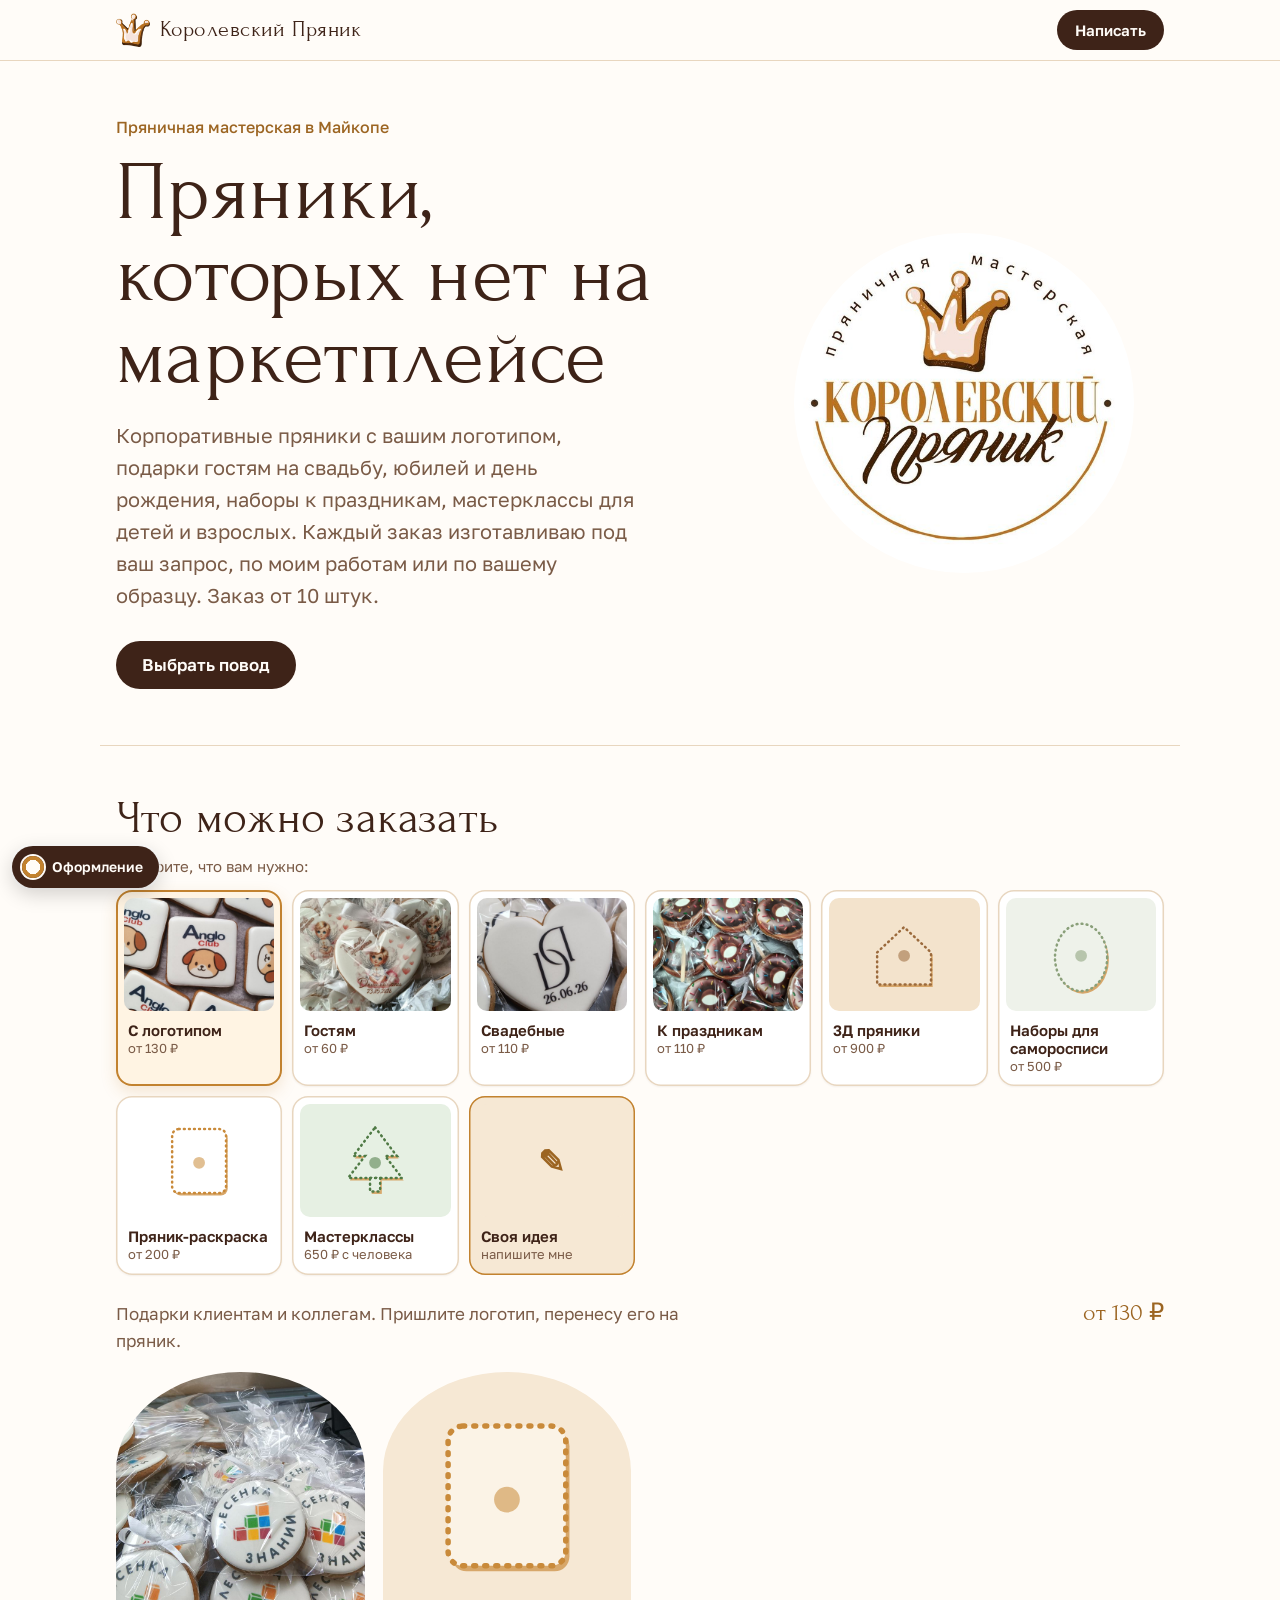
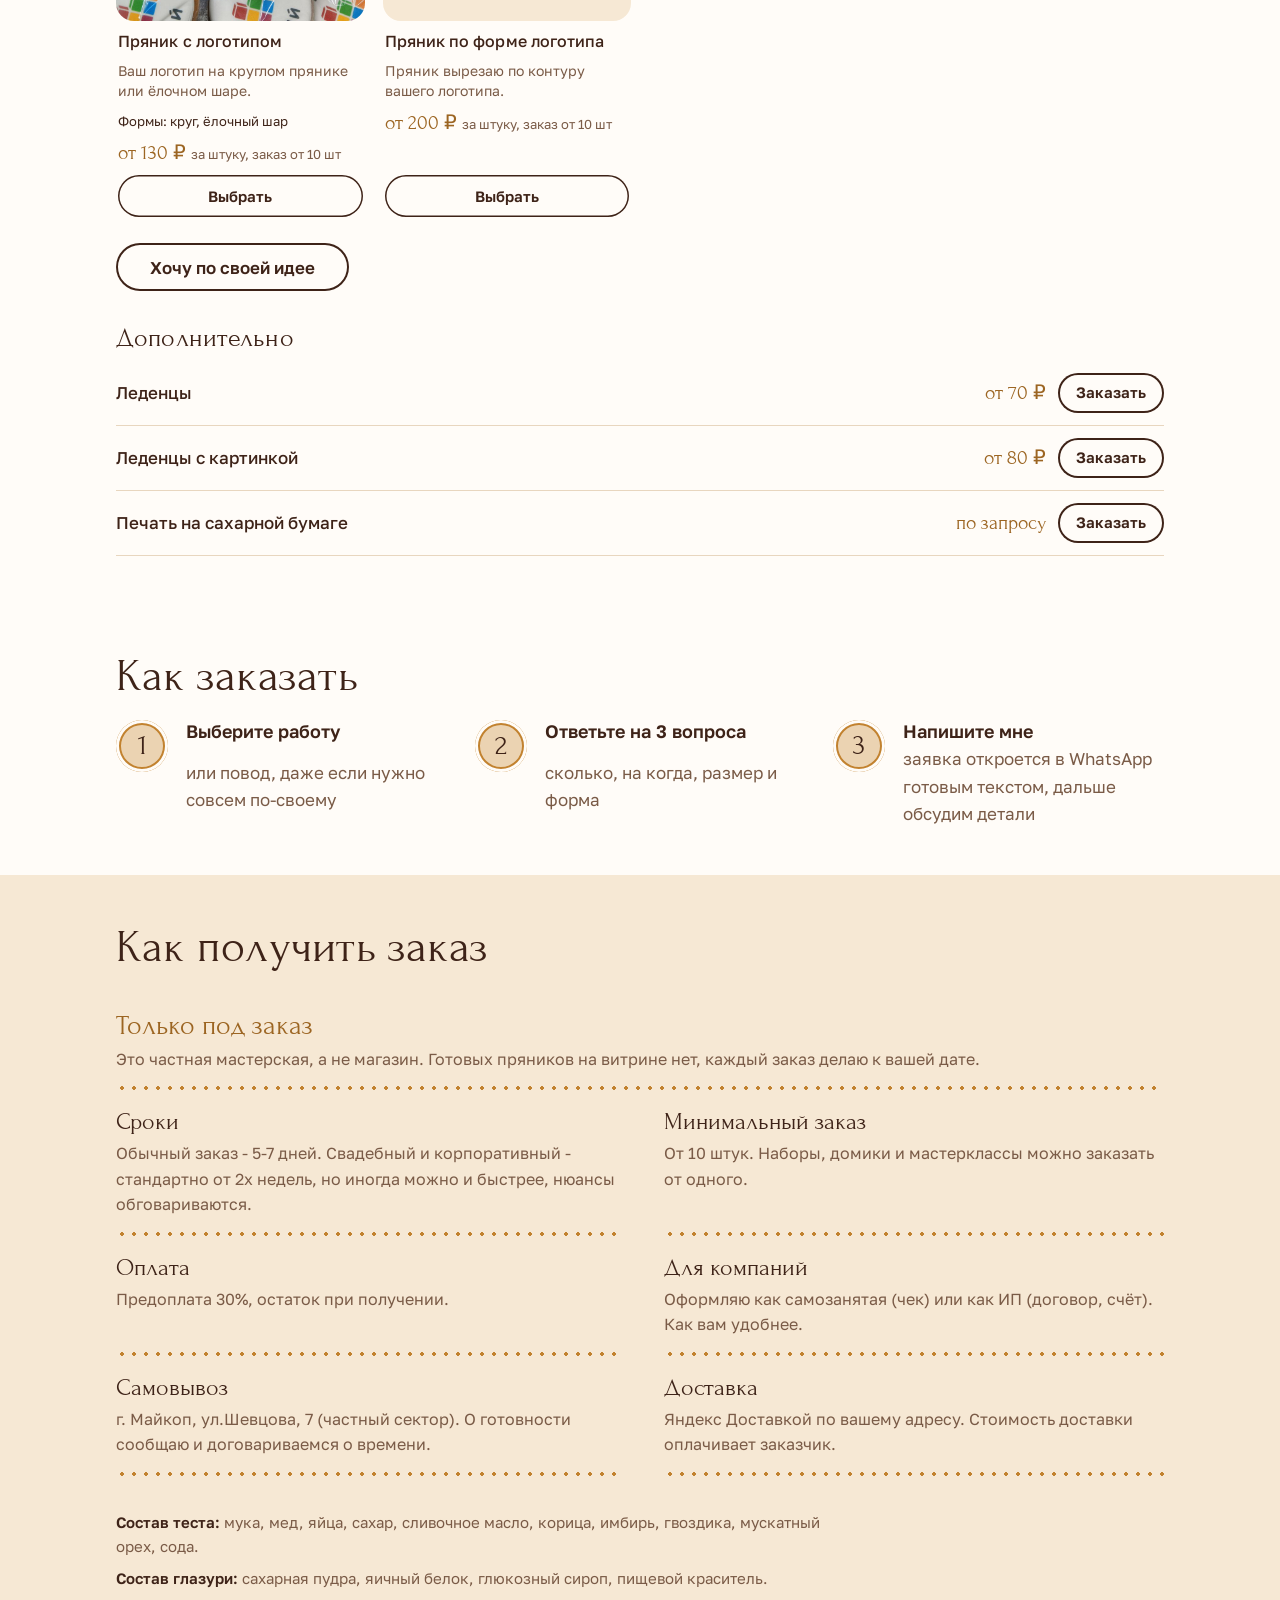
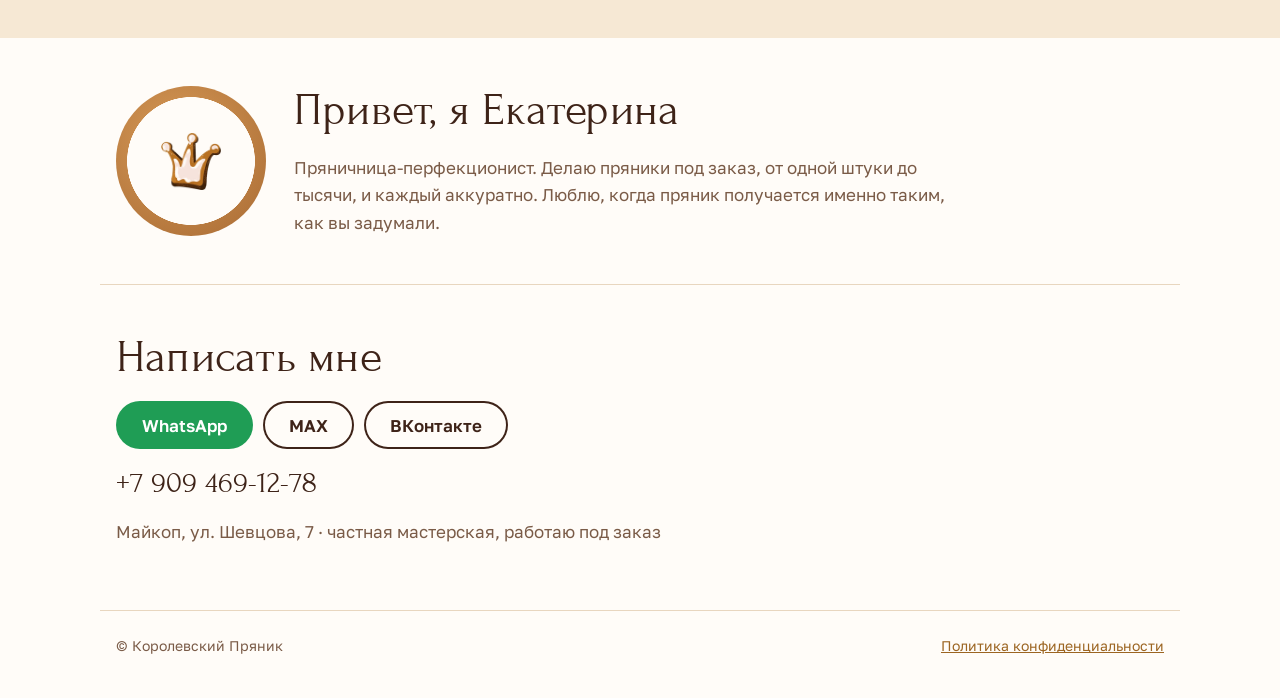
<file: index.html>
<!doctype html>
<html lang="ru">
<head>
<meta charset="utf-8">
<meta name="viewport" content="width=device-width,initial-scale=1">
<meta name="robots" content="noindex,nofollow">
<title>Королевский Пряник - пряники на заказ в Майкопе</title>
<meta name="description" content="Пряники ручной росписи на заказ в Майкопе: корпоративные с логотипом, подарки гостям на свадьбу, юбилей и день рождения, наборы к праздникам, мастерклассы. Заказ от 10 штук.">
<link rel="canonical" href="https://korolprian.ru/">
<meta property="og:type" content="website">
<meta property="og:url" content="https://korolprian.ru/">
<meta property="og:title" content="Королевский Пряник - пряники на заказ в Майкопе">
<meta property="og:description" content="Корпоративные пряники с логотипом, подарки гостям, наборы к праздникам. Заказ от 10 штук.">
<meta property="og:image" content="https://korolprian.ru/img/logo.jpg">
<script>/* оформление ставим до отрисовки, чтобы не мигал классический вариант */
try{var t=new URLSearchParams(location.search).get("theme")||localStorage.getItem("kp-theme");if(t&&t!=="classic")document.documentElement.dataset.theme=t;var f=new URLSearchParams(location.search).get("font")||localStorage.getItem("kp-font");if(f)document.documentElement.dataset.font=f}catch(e){}</script>
<link rel="icon" type="image/png" href="img/favicon.png">
<link rel="preconnect" href="https://fonts.googleapis.com">
<link rel="preconnect" href="https://fonts.gstatic.com" crossorigin>
<link rel="stylesheet" href="https://fonts.googleapis.com/css2?family=Forum&family=Prata&family=Cormorant+Garamond:wght@500;600&family=Playfair+Display:wght@500&family=Kurale&family=Lobster&family=Golos+Text:wght@400;500;600&display=swap">
<link rel="stylesheet" href="style.css?v=19">
</head>
<body>
<header class="top">
  <a class="logo" href="#"><img class="crown" src="img/crown.png" alt="" width="34" height="33"><span data-brand></span></a>
  <a class="btn btn-sm" data-wa-general href="#">Написать</a>
</header>

<main>
  <section class="hero">
    <div class="hero-text">
      <p class="hero-note" data-hero="kicker"></p>
      <h1 data-hero="title"></h1>
      <p class="lead" data-hero="text"></p>
      <a class="btn" href="#works" data-hero="cta"></a>
    </div>
    <div class="pryanik" role="img" aria-label="Логотип «Королевский Пряник», пряничная мастерская">
      <img class="pryanik-logo" src="img/logo.jpg" alt="" width="560" height="560">
    </div>
  </section>

  <section id="works" class="works">
    <h2>Что можно заказать</h2>
    <p class="cats-hint">Выберите, что вам нужно:</p>
    <div class="chips" role="tablist" data-chips></div>
    <div class="occasion-head">
      <p class="occ-lead" data-occ-lead></p>
      <span class="occ-from" data-occ-from></span>
    </div>
    <div class="grid" data-grid></div>
    <button class="btn btn-ghost wide" data-own>Хочу по своей идее</button>
    <div class="extras">
      <h3>Дополнительно</h3>
      <ul data-extras></ul>
    </div>
  </section>

  <section class="steps">
    <h2>Как заказать</h2>
    <ol data-steps></ol>
  </section>

  <section class="terms">
    <h2>Как получить заказ</h2>
    <dl data-terms></dl>
    <div class="ingredients" data-ingredients></div>
  </section>

  <section class="about">
    <div class="about-photo" aria-hidden="true"><img src="img/crown.png" alt="" width="128" height="125"></div>
    <div>
      <h2 data-about="title"></h2>
      <p data-about="text"></p>
    </div>
  </section>

  <section class="contacts" id="contacts">
    <h2>Написать мне</h2>
    <div class="contact-btns" data-contacts></div>
    <p class="contact-line"><a data-phone href="#"></a></p>
    <p class="muted"><span data-address></span> · частная мастерская, работаю под заказ</p>
  </section>
</main>

<footer class="foot">
  <span>© <span data-brand></span></span>
  <a href="politika.html">Политика конфиденциальности</a>
</footer>

<!-- Окно «Хочу похожее» -->
<div class="modal" data-modal hidden>
  <div class="sheet" role="dialog" aria-modal="true" aria-labelledby="m-title">
    <button class="close" data-close aria-label="Закрыть">×</button>
    <p class="kicker" data-m-occ></p>
    <h3 id="m-title" data-m-title></h3>
    <p class="m-sub" data-m-sub hidden></p>
    <form data-form>
      <div class="cfg" data-config hidden></div>
      <fieldset data-design hidden>
        <legend>Рисунок</legend>
        <label class="radio"><input type="radio" name="design" value="подберите готовую картинку и добавьте надпись" checked><span>Подберите готовую картинку<small>соберу простой макет: картинка и ваш текст</small></span></label>
        <label class="radio"><input type="radio" name="design" value="у меня свой макет, картинка или логотип (пришлю в этом чате)"><span>У меня свой макет, картинка или логотип<small>пришлёте в чате</small></span></label>
        <label class="radio"><input type="radio" name="design" value="только надпись, без картинки"><span>Только надпись<small>текст напишите ниже</small></span></label>
      </fieldset>
      <label>Сколько штук
        <input type="number" name="qty" min="1" inputmode="numeric" placeholder="например, 30">
      </label>
      <label>На когда
        <input type="date" name="date">
      </label>
      <label data-size>Размер и форма
        <input type="text" name="size" placeholder="например, сердце 7 см">
      </label>
      <label>Надпись или пожелания <span class="muted">(необязательно)</span>
        <textarea name="note" rows="2" placeholder="дата, имена, цвета…"></textarea>
      </label>
      <div class="estimate" data-estimate hidden></div>
      <button class="btn wide" type="submit" data-send-wa>Отправить в WhatsApp</button>
      <div class="alt" data-alt></div>
      <p class="muted small">Сайт ничего не сохраняет, заявка уходит сообщением из вашего мессенджера.</p>
    </form>
  </div>
</div>

<div class="toast" data-toast hidden></div>

<!-- Демо: переключатель вариантов оформления -->
<div class="themer" data-themer>
  <button class="themer-btn" type="button" data-themer-toggle aria-expanded="false" aria-controls="themer-panel">
    <span class="themer-dot" aria-hidden="true"></span><span data-themer-label>Оформление</span>
  </button>
  <div class="themer-panel" id="themer-panel" data-themer-panel hidden>
    <p>Цвет</p>
    <div class="themer-list" role="radiogroup" aria-label="Цвет сайта" data-themer-list></div>
    <p class="themer-sub">Шрифт заголовков</p>
    <div class="font-list" role="radiogroup" aria-label="Шрифт заголовков" data-font-list></div>
  </div>
</div>

<div class="cookie" data-cookie hidden>
  <p>Сайт использует cookie для статистики посещений. <a href="politika.html">Подробнее</a></p>
  <div><button class="btn btn-sm btn-ghost" data-cookie-no>Только необходимые</button><button class="btn btn-sm" data-cookie-yes>Разрешить</button></div>
</div>

<script src="data.js?v=19"></script>
<script src="app.js?v=19"></script>
</body>
</html>
</file>
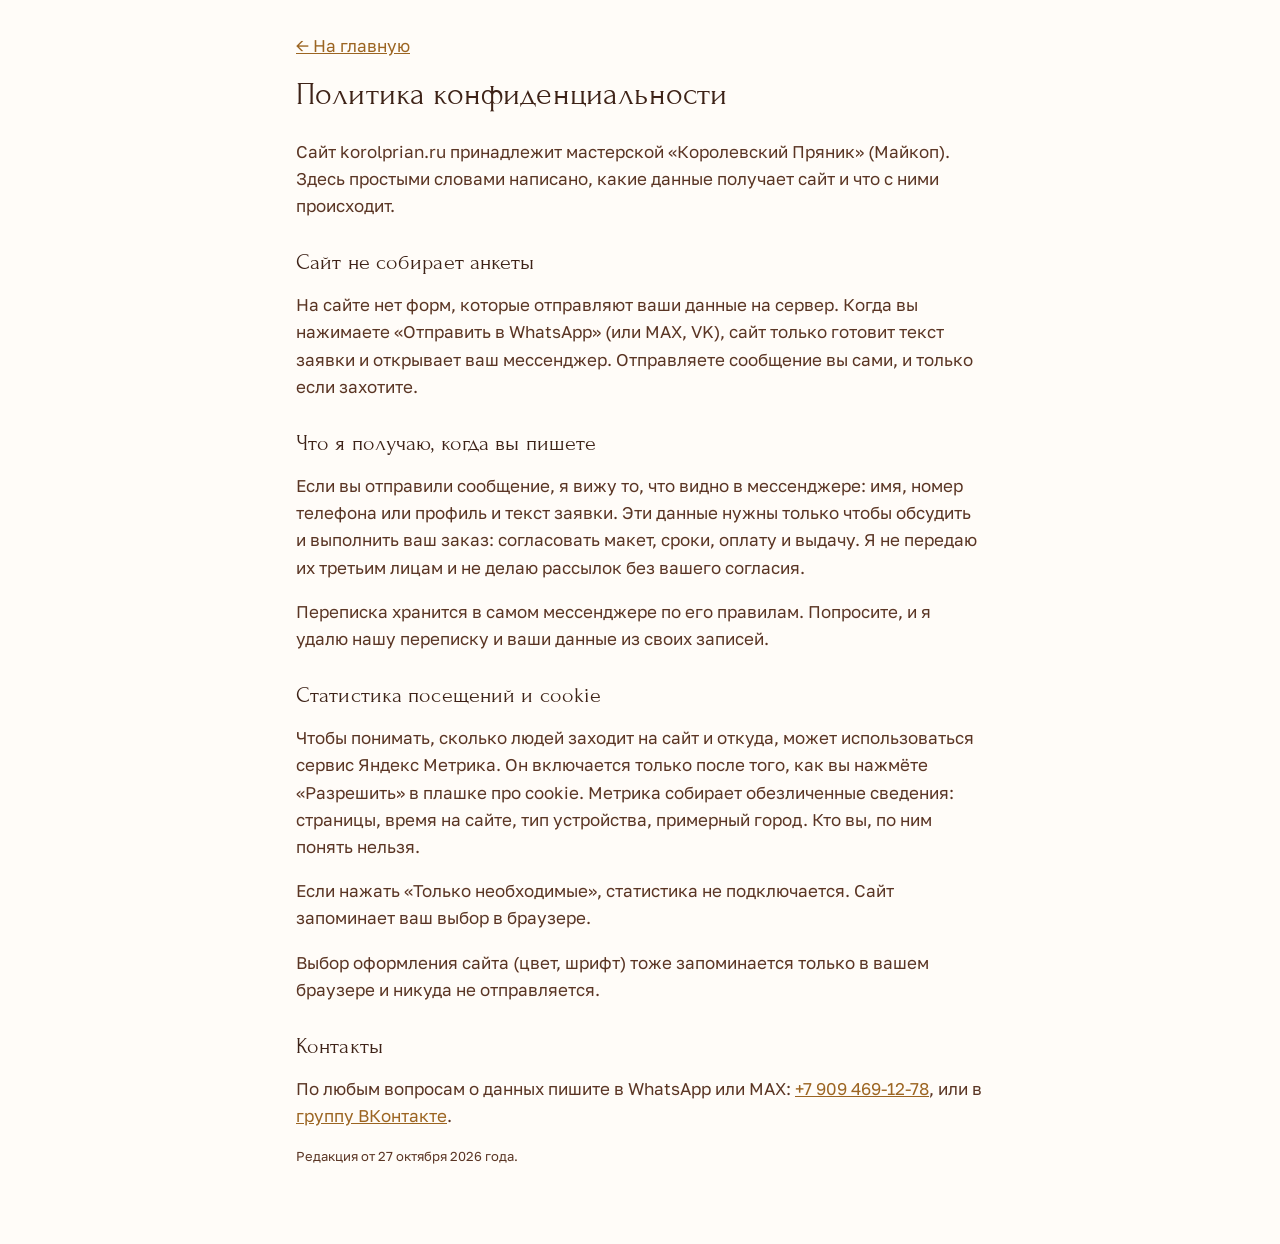
<file: politika.html>
<!doctype html>
<html lang="ru">
<head>
<meta charset="utf-8">
<meta name="viewport" content="width=device-width,initial-scale=1">
<title>Политика конфиденциальности - Королевский Пряник</title>
<meta name="description" content="Как сайт «Королевский Пряник» обращается с данными посетителей.">
<link rel="canonical" href="https://korolprian.ru/politika.html">
<link rel="icon" type="image/png" href="img/favicon.png">
<link rel="preconnect" href="https://fonts.googleapis.com">
<link rel="preconnect" href="https://fonts.gstatic.com" crossorigin>
<link rel="stylesheet" href="https://fonts.googleapis.com/css2?family=Forum&family=Golos+Text:wght@400;500;600&display=swap">
<link rel="stylesheet" href="style.css?v=19">
<style>
  .doc{max-width:720px;margin:0 auto;padding:32px 16px 64px;line-height:1.6}
  .doc h1{font-family:var(--display);font-weight:400;font-size:32px;line-height:1.2;margin:16px 0 24px;color:var(--choc)}
  .doc h2{font-family:var(--display);font-weight:400;font-size:22px;margin:32px 0 8px;color:var(--choc)}
  .doc p,.doc li{color:var(--choc-2)}
  .doc ul{padding-left:20px}
  .doc .back{color:var(--honey-d)}
</style>
</head>
<body>
<main class="doc">
  <a class="back" href="./">← На главную</a>
  <h1>Политика конфиденциальности</h1>
  <p>Сайт korolprian.ru принадлежит мастерской «Королевский Пряник» (Майкоп). Здесь простыми словами написано, какие данные получает сайт и что с ними происходит.</p>

  <h2>Сайт не собирает анкеты</h2>
  <p>На сайте нет форм, которые отправляют ваши данные на сервер. Когда вы нажимаете «Отправить в WhatsApp» (или MAX, VK), сайт только готовит текст заявки и открывает ваш мессенджер. Отправляете сообщение вы сами, и только если захотите.</p>

  <h2>Что я получаю, когда вы пишете</h2>
  <p>Если вы отправили сообщение, я вижу то, что видно в мессенджере: имя, номер телефона или профиль и текст заявки. Эти данные нужны только чтобы обсудить и выполнить ваш заказ: согласовать макет, сроки, оплату и выдачу. Я не передаю их третьим лицам и не делаю рассылок без вашего согласия.</p>
  <p>Переписка хранится в самом мессенджере по его правилам. Попросите, и я удалю нашу переписку и ваши данные из своих записей.</p>

  <h2>Статистика посещений и cookie</h2>
  <p>Чтобы понимать, сколько людей заходит на сайт и откуда, может использоваться сервис Яндекс Метрика. Он включается только после того, как вы нажмёте «Разрешить» в плашке про cookie. Метрика собирает обезличенные сведения: страницы, время на сайте, тип устройства, примерный город. Кто вы, по ним понять нельзя.</p>
  <p>Если нажать «Только необходимые», статистика не подключается. Сайт запоминает ваш выбор в браузере.</p>
  <p>Выбор оформления сайта (цвет, шрифт) тоже запоминается только в вашем браузере и никуда не отправляется.</p>

  <h2>Контакты</h2>
  <p>По любым вопросам о данных пишите в WhatsApp или MAX: <a href="https://wa.me/79094691278">+7 909 469-12-78</a>, или в <a href="https://vk.ru/korol_prian">группу ВКонтакте</a>.</p>
  <p class="muted small">Редакция от 27 октября 2026 года.</p>
</main>
</body>
</html>
</file>
<file: style.css>
/* Палитра взята из логотипа: глазурь, мёд, шоколад, тесто */
:root{
  --icing:#FFFCF8;      /* фон страницы = белая глазурь логотипа */
  --dough:#EBD3B2;      /* тесто */
  --dough-2:#F6E8D4;    /* светлое тесто: фон тихих секций */
  --honey:#C2822F;      /* «КОРОЛЕВСКИЙ» */
  --honey-d:#9C6522;
  --choc:#3E2318;       /* «пряник» прописью */
  --choc-2:#5A3524;
  --soft:#7A5B47;
  --line:#E8D6BF;
  --wa:#1F9D55;
  --display:"Forum", "Times New Roman", Georgia, serif;
  --text:"Golos Text", "Segoe UI", -apple-system, Roboto, Arial, sans-serif;
  --ease:cubic-bezier(.2,.7,.2,1);
}
*{box-sizing:border-box}
[hidden]{display:none!important}
html{scroll-behavior:smooth}
body{margin:0;background:var(--icing);color:var(--choc);font:400 17px/1.6 var(--text);-webkit-text-size-adjust:100%}
img{max-width:100%;display:block}
a{color:var(--honey-d)}
:focus-visible{outline:3px solid var(--honey);outline-offset:3px;border-radius:6px}
h1,h2,h3{font-family:var(--display);font-weight:400;line-height:1.05;margin:0;letter-spacing:.005em}
h2{font-size:clamp(32px,6.4vw,46px);margin-bottom:20px}
.muted{color:var(--soft)} .small{font-size:13px}
main>section{max-width:1080px;margin:0 auto;padding:48px 16px}

/* Кнопки: шоколад на глазури */
.btn{display:inline-flex;align-items:center;justify-content:center;gap:8px;background:var(--choc);color:var(--icing);border:0;border-radius:999px;
  padding:15px 26px;font:600 17px/1 var(--text);text-decoration:none;cursor:pointer;min-height:48px;
  transition:background-color .2s, color .2s, transform .15s var(--ease)}
.btn:hover{background:var(--choc-2)}
.btn:active{transform:scale(.97)}
.btn-sm{padding:10px 18px;font-size:15px;min-height:40px}
.btn-ghost{background:transparent;color:var(--choc);box-shadow:inset 0 0 0 2px var(--choc)}
.btn-ghost:hover{background:var(--choc);color:var(--icing)}
.btn.wa{background:var(--wa);color:#fff} .btn.wa:hover{background:#17844A}
.wide{width:100%}

/* Шапка */
.top{position:sticky;top:0;z-index:10;display:flex;justify-content:space-between;align-items:center;gap:12px;
  padding:10px 16px;background:rgba(255,252,248,.92);backdrop-filter:blur(8px);border-bottom:1px solid var(--line)}
.logo{display:flex;align-items:center;gap:10px;text-decoration:none;color:var(--choc);font:400 22px/1 var(--display);letter-spacing:.02em}
.crown{width:34px;height:auto}

/* Первый экран: логотип нанесён на пряник */
.hero{display:grid;grid-template-columns:1fr minmax(260px,400px);gap:48px;align-items:center;padding-top:56px!important;padding-bottom:56px!important}
.hero-note{margin:0 0 14px;font:500 16px/1.3 var(--text);color:var(--honey-d)}
.hero h1{font-size:clamp(44px,8.6vw,84px);line-height:.98;max-width:12ch;color:var(--choc)}
.hero .lead{font-size:clamp(17px,2.2vw,20px);color:var(--soft);max-width:44ch;margin:20px 0 30px}
.pryanik{position:relative;width:100%;max-width:400px;aspect-ratio:1/1;justify-self:center}
.pryanik-ring{position:absolute;inset:0;width:100%;height:100%;overflow:visible}
.pryanik-logo{position:absolute;left:10%;top:10%;width:80%;height:80%;border-radius:50%;object-fit:cover}
@media (max-width:760px){
  .hero{grid-template-columns:1fr;gap:28px;padding-top:28px!important}
  .pryanik{max-width:280px;order:-1}
}

/* Единственная «сцена» при загрузке: глазурь выдавливается по кругу, пряник ложится */
.pipe-path{stroke-dasharray:100;stroke-dashoffset:100}
@media (prefers-reduced-motion:no-preference){
  .pryanik{animation:lay .9s var(--ease) both}
  .pipe-path{animation:pipe 1.6s .5s var(--ease) forwards}
  .pryanik-logo{animation:fadein .6s .25s ease both}
}
@media (prefers-reduced-motion:reduce){.pipe-path{stroke-dashoffset:0}}
@keyframes lay{from{opacity:0;transform:translateY(-14px) rotate(-8deg) scale(.94)}to{opacity:1;transform:none}}
@keyframes pipe{to{stroke-dashoffset:0}}
@keyframes fadein{from{opacity:0}to{opacity:1}}

/* Поводы */
.works{border-top:1px solid var(--line)}
.chips{display:flex;gap:8px;overflow-x:auto;margin:0 -16px 18px;padding:2px 16px 8px;scrollbar-width:none}
.chips::-webkit-scrollbar{display:none}
.chip{flex:none;border:0;box-shadow:inset 0 0 0 1.5px var(--line);background:var(--icing);color:var(--choc);border-radius:999px;
  padding:10px 16px;font:500 15px/1 var(--text);cursor:pointer;transition:background-color .2s,color .2s,box-shadow .2s}
.chip:hover{box-shadow:inset 0 0 0 1.5px var(--honey)}
.chip[aria-selected="true"]{background:var(--honey);color:#fff;box-shadow:none}
.occasion-head{display:flex;justify-content:space-between;align-items:baseline;gap:16px;margin-bottom:18px}
.occ-lead{margin:0;color:var(--soft);max-width:56ch}
.occ-from{flex:none;font:400 24px/1.2 var(--display);color:var(--honey-d);white-space:nowrap}
@media (max-width:560px){.occasion-head{flex-direction:column;gap:4px}}

/* Работы: фото крупно, подпись под ним, без коробок */
.grid{display:grid;grid-template-columns:repeat(auto-fill,minmax(220px,1fr));gap:26px 18px;margin-bottom:26px}
@media (max-width:560px){.grid{grid-template-columns:1fr 1fr;gap:20px 12px}}
.card{display:flex;flex-direction:column}
.card .pic{aspect-ratio:1/1;background:var(--dough-2);border-radius:50% 50% 18px 18px / 40% 40% 18px 18px;display:flex;align-items:center;justify-content:center;overflow:hidden}
.card .pic svg{width:74%;height:74%}
.card .pic img{width:100%;height:100%;object-fit:cover}
.card .body{padding:10px 2px 0;display:flex;flex-direction:column;gap:10px;flex:1}
.card h3{font:500 16px/1.3 var(--text)}
.card .btn{margin-top:auto;padding:10px 14px;font-size:15px;min-height:42px;background:transparent;color:var(--choc);box-shadow:inset 0 0 0 1.5px var(--choc)}
.card .btn:hover{background:var(--choc);color:var(--icing)}
/* Смена повода: работы появляются по очереди (ответ на нажатие) */
@media (prefers-reduced-motion:no-preference){
  .grid.swap .card{animation:rise .45s var(--ease) both;animation-delay:calc(var(--i) * 60ms)}
}
@keyframes rise{from{opacity:0;transform:translateY(10px)}to{opacity:1;transform:none}}

/* Как заказать: настоящая последовательность, поэтому с номерами */
.steps ol{list-style:none;margin:0;padding:0;display:grid;grid-template-columns:repeat(3,1fr);gap:28px;counter-reset:s}
@media (max-width:760px){.steps ol{grid-template-columns:1fr;gap:18px}}
.steps li{counter-increment:s;display:grid;grid-template-columns:56px 1fr;gap:2px 14px;align-items:start}
.steps li::before{content:counter(s);grid-row:span 2;width:52px;height:52px;border-radius:50%;background:var(--dough);color:var(--choc);
  font:400 28px/52px var(--display);text-align:center;box-shadow:inset 0 0 0 3px var(--icing),inset 0 0 0 5px var(--honey)}
.steps b{font-weight:600;font-size:18px;line-height:1.3}
.steps span{color:var(--soft)}

/* Условия: светлое тесто, разделители — точки глазури */
main>section.terms{max-width:none;background:var(--dough-2);padding-left:0;padding-right:0}
.terms>*{max-width:1048px;margin-left:auto;margin-right:auto;padding-left:16px;padding-right:16px}
.terms dl{display:grid;grid-template-columns:1fr 1fr;column-gap:48px;margin-top:0;margin-bottom:0}
@media (max-width:760px){.terms dl{grid-template-columns:1fr}}
.terms dl>div{padding:18px 0;background:radial-gradient(circle,var(--honey) 1.6px,transparent 2px) bottom left/12px 4px repeat-x}
.terms dt{font:400 24px/1.2 var(--display);color:var(--choc)}
.terms dd{margin:4px 0 0;color:var(--soft);font-size:16px}
.terms dl>div:first-child{grid-column:1/-1}
.terms dl>div:first-child dt{color:var(--honey-d);font-size:28px}

/* О мастере */
.about{display:grid;grid-template-columns:150px 1fr;gap:28px;align-items:center}
.about-photo{aspect-ratio:1/1;border-radius:50%;display:flex;align-items:center;justify-content:center;
  background:radial-gradient(circle,var(--icing) 0 60%,transparent 60.5%),radial-gradient(circle at 40% 35%,#D79A57,#A86A33)}
.about-photo img{width:40%;height:auto}
@media (max-width:560px){.about{grid-template-columns:1fr}.about-photo{width:120px}}
.about p{color:var(--soft);margin:12px 0 0;max-width:60ch}

/* Контакты */
.contacts{border-top:1px solid var(--line)}
.contact-btns{display:flex;flex-wrap:wrap;gap:10px;margin-bottom:16px}
.contact-line{margin:0 0 4px;font:400 30px/1.2 var(--display)}
.contact-line a{text-decoration:none;color:var(--choc)}
.foot{max-width:1080px;margin:0 auto;padding:24px 16px 40px;display:flex;justify-content:space-between;gap:12px;flex-wrap:wrap;
  border-top:1px solid var(--line);font-size:14px;color:var(--soft)}

/* Окно заявки: выезжает снизу, как лист */
.modal{position:fixed;inset:0;z-index:50;background:rgba(62,35,24,.42);display:flex;align-items:flex-end;justify-content:center}
.sheet{position:relative;background:var(--icing);width:100%;max-width:520px;max-height:92vh;overflow:auto;border-radius:24px 24px 0 0;padding:24px 18px 18px}
@media (min-width:600px){.modal{align-items:center}.sheet{border-radius:24px}}
@media (prefers-reduced-motion:no-preference){
  .modal:not([hidden]){animation:fadein .2s ease}
  .modal:not([hidden]) .sheet{animation:sheet .35s var(--ease)}
}
@keyframes sheet{from{transform:translateY(40px);opacity:.4}to{transform:none;opacity:1}}
.sheet .kicker{margin:0 0 4px;color:var(--honey-d);font-weight:500;font-size:15px}
.sheet h3{font-size:30px;margin-bottom:16px;padding-right:40px}
.close{position:absolute;top:12px;right:12px;width:40px;height:40px;border:0;background:var(--dough-2);border-radius:50%;font-size:26px;line-height:1;cursor:pointer;color:var(--choc)}
form{display:flex;flex-direction:column;gap:14px}
label{display:flex;flex-direction:column;gap:6px;font-weight:600;font-size:15px}
input,textarea{font:400 16px/1.4 var(--text);padding:12px 14px;border:1.5px solid var(--line);border-radius:12px;background:#fff;color:var(--choc)}
input:focus,textarea:focus{outline:none;border-color:var(--honey)}
fieldset{border:0;padding:0;margin:0;display:flex;flex-direction:column;gap:8px}
legend{font-weight:600;font-size:15px;margin-bottom:6px}
.radio{flex-direction:row;align-items:center;gap:10px;font-weight:400;background:#fff;border:1.5px solid var(--line);border-radius:12px;padding:10px 12px;transition:border-color .2s}
.radio:has(input:checked){border-color:var(--honey);background:#FFF7EC}
.radio input{width:20px;height:20px;accent-color:var(--honey-d);margin:0}
.alt{display:flex;gap:8px;flex-wrap:wrap}
.alt .btn{flex:1}

.toast{position:fixed;left:50%;bottom:24px;transform:translateX(-50%);z-index:60;background:var(--choc);color:var(--icing);padding:12px 18px;border-radius:12px;font-size:15px;max-width:90vw;text-align:center}
.cookie{position:fixed;left:12px;right:12px;bottom:12px;z-index:40;background:#fff;border:1px solid var(--line);border-radius:16px;
  padding:12px 14px;display:flex;gap:10px;align-items:center;justify-content:space-between;flex-wrap:wrap;box-shadow:0 8px 24px rgba(62,35,24,.1);font-size:14px}
.cookie p{margin:0}
.cookie div{display:flex;gap:8px}

@media (max-width:420px){.logo{font-size:19px}.crown{width:28px}}
@media (max-width:360px){.logo{font-size:17px;gap:7px}.top .btn-sm{padding:9px 14px}}
@media (min-width:761px){.works>[data-own]{width:auto;padding-left:34px;padding-right:34px}}

/* ===== Варианты оформления к праздникам (демо) ===== */
:root{--pipe:#FFF8F0;--flake:var(--honey)}
.icing-dots{stroke:var(--pipe);transition:stroke .5s}
body,.top,main>section.terms,.btn,.chip,.steps li::before,.card .pic{transition:background-color .5s,color .5s,box-shadow .3s,border-color .5s}
.hero{position:relative}
.hero-text{position:relative;z-index:1}

/* Новый год: морозная глазурь, еловый, золото */
html[data-theme="ny"]{--icing:#FBFDFF;--dough:#D9E6EA;--dough-2:#EAF2F4;--honey:#B8862E;--honey-d:#8E6420;--choc:#1F3B32;--choc-2:#2D5245;--soft:#4E6159;--line:#D3E1E3;--pipe:#FFFFFF;--flake:#A9C6D3}
/* 14 февраля: малиновая и розовая глазурь */
html[data-theme="valentine"]{--icing:#FFFAFA;--dough:#F4CDD4;--dough-2:#FBE7EA;--honey:#C4475E;--honey-d:#A3324A;--choc:#5A1F2B;--choc-2:#74293A;--soft:#7D5560;--line:#F1D5DA;--pipe:#F9C9D3;--flake:#E07A8E}
/* 23 февраля: синий и латунь */
html[data-theme="feb23"]{--icing:#FAFBFC;--dough:#D6DEE6;--dough-2:#E8EDF2;--honey:#9C7A3C;--honey-d:#7A5D28;--choc:#22344A;--choc-2:#30475F;--soft:#56606B;--line:#D9E0E7;--pipe:#FFFFFF;--flake:#B79A5E}
/* 8 Марта: мимоза и листья */
html[data-theme="march8"]{--icing:#FFFDF5;--dough:#F7E6A6;--dough-2:#FFF4CC;--honey:#C9930F;--honey-d:#9A700A;--choc:#3E4D2A;--choc-2:#52653A;--soft:#6A6A4E;--line:#EEE3B9;--pipe:#FFE58A;--flake:#E2B21E}
/* Пасха: сирень и шалфей */
html[data-theme="easter"]{--icing:#FFFDFB;--dough:#E3D9EE;--dough-2:#F1ECF7;--honey:#8E6FA8;--honey-d:#6E528A;--choc:#3D3A2E;--choc-2:#55513F;--soft:#6B6559;--line:#E6DEEE;--pipe:#EADCF7;--flake:#A9C08A}

/* Праздничный декор на первом экране: одна тихая сцена, за текстом */
.flurry{position:absolute;inset:0;overflow:hidden;pointer-events:none;z-index:0}
.flake{position:absolute;top:-24px;color:var(--flake);opacity:.55;font-size:var(--s,16px);line-height:1;will-change:transform}
.flake.egg{width:calc(var(--s) * .75);height:var(--s);border-radius:50% 50% 46% 46% / 58% 58% 42% 42%;background:var(--c,var(--flake))}
@media (prefers-reduced-motion:no-preference){
  .flake{animation:fall var(--d,12s) linear var(--delay,0s) infinite}
  .flurry.rise .flake{top:auto;bottom:-24px;animation-name:rise-up}
}
@media (prefers-reduced-motion:reduce){.flake{top:var(--y,20%)}}
@keyframes fall{from{transform:translate3d(0,0,0) rotate(0)}to{transform:translate3d(var(--dx,20px),calc(100vh + 40px),0) rotate(240deg)}}
@keyframes rise-up{from{transform:translate3d(0,0,0);opacity:0}15%{opacity:.55}to{transform:translate3d(var(--dx,20px),-110vh,0);opacity:0}}
.pryanik.replay .pipe-path{animation:none}

/* Переключатель оформления */
.themer{position:fixed;left:12px;bottom:12px;z-index:45;font-size:14px}
.themer-btn{display:flex;align-items:center;gap:8px;border:0;cursor:pointer;background:var(--choc);color:var(--icing);border-radius:999px;padding:10px 16px 10px 10px;
  font:600 14px/1 var(--text);box-shadow:0 6px 20px rgba(0,0,0,.18)}
.themer-dot{width:22px;height:22px;border-radius:50%;background:radial-gradient(circle,var(--icing) 0 45%,var(--honey) 46%);box-shadow:0 0 0 2px var(--icing)}
.themer-panel{position:absolute;left:0;bottom:calc(100% + 10px);width:min(320px,calc(100vw - 24px));background:#fff;border:1px solid var(--line);border-radius:18px;padding:14px;
  box-shadow:0 12px 40px rgba(0,0,0,.16)}
.themer-panel p{margin:0 0 10px;color:var(--soft);font-size:13px}
.themer-list{display:grid;grid-template-columns:repeat(3,1fr);gap:10px}
.theme-opt{display:flex;flex-direction:column;align-items:center;gap:6px;border:0;background:none;cursor:pointer;padding:6px 2px;border-radius:12px;color:#3a2a20;font:500 12.5px/1.2 var(--text)}
.theme-opt:hover{background:#f6f3ef}
.theme-swatch{width:46px;height:46px;border-radius:50%;
  background:radial-gradient(circle,var(--sw-bg) 0 52%,var(--sw-pipe) 53% 58%,var(--sw-ring) 59%);box-shadow:inset 0 0 0 1px rgba(0,0,0,.06)}
.theme-opt[aria-checked="true"] .theme-swatch{box-shadow:0 0 0 3px #fff,0 0 0 5px #3a2a20}
@media (prefers-reduced-motion:no-preference){.themer-panel:not([hidden]){animation:sheet .25s var(--ease)}}

/* Первый экран во всю ширину — главное отличие вариантов */
:root{--hero-bg:var(--icing);--hero-ink:var(--choc);--hero-soft:var(--soft);--hero-note:var(--honey-d);--hero-btn:var(--choc);--hero-btn-ink:var(--icing)}
main>section.hero{background:var(--hero-bg);box-shadow:0 0 0 100vmax var(--hero-bg);clip-path:inset(0 -100vmax);transition:background-color .5s,box-shadow .5s}
.hero h1{color:var(--hero-ink);transition:color .5s}
.hero .lead{color:var(--hero-soft);transition:color .5s}
.hero-note{color:var(--hero-note);transition:color .5s}
.hero .btn{background:var(--hero-btn);color:var(--hero-btn-ink)}
.hero .btn:hover{filter:brightness(1.08)}
.flake{opacity:.8}
html[data-theme] .works{border-top:0}
html[data-theme="ny"]{--hero-bg:#1F3B32;--hero-ink:#FBFDFF;--hero-soft:#C9D8D2;--hero-note:#E3C27A;--hero-btn:#FBFDFF;--hero-btn-ink:#1F3B32;--flake:#FFFFFF}
html[data-theme="valentine"]{--hero-bg:#F8DCE2;--hero-ink:#5A1F2B;--hero-soft:#7D4A57;--hero-note:#A3324A;--flake:#E46A85}
html[data-theme="feb23"]{--hero-bg:#22344A;--hero-ink:#F4F6F8;--hero-soft:#C3CCD6;--hero-note:#D9B977;--hero-btn:#F4F6F8;--hero-btn-ink:#22344A;--flake:#D9B977}
html[data-theme="march8"]{--hero-bg:#FFF0B8;--hero-ink:#3E4D2A;--hero-soft:#5E5E3E;--hero-note:#8A6608;--flake:#E0A800}
html[data-theme="easter"]{--hero-bg:#EEE6F6;--hero-ink:#3D3A2E;--hero-soft:#5F5868;--hero-note:#6E528A}
.pryanik{z-index:1}
@media (max-width:600px){
  .themer{left:auto;right:12px}
  .themer-btn{padding:8px}
  .themer-btn [data-themer-label]{position:absolute;width:1px;height:1px;overflow:hidden;clip:rect(0 0 0 0)}
  .themer-dot{width:28px;height:28px}
  .themer-panel{left:auto;right:0}
}
.themer-btn{box-shadow:0 6px 20px rgba(0,0,0,.18),0 0 0 2px rgba(255,255,255,.7)}

/* Выравнивание: шапка, секции и подвал стоят по одной центральной колонке */
.top{padding-left:max(16px, calc((100% - 1048px) / 2));padding-right:max(16px, calc((100% - 1048px) / 2))}
.terms>*{max-width:1080px}
/* Телефон: первый экран по центру, под пряником */
@media (max-width:760px){
  .hero-text{text-align:center}
  .hero h1,.hero .lead{margin-left:auto;margin-right:auto}
  .pryanik{justify-self:center}
}

/* Логотип без пряничного кольца: тонкая тёмно-коричневая рамка (по просьбе Кати) */
:root{--logo-border:#3E2318;--logo-border-w:3px}
.pryanik{max-width:340px}
.pryanik-logo{left:0;top:0;width:100%;height:100%;border:var(--logo-border-w) solid var(--logo-border);background:#fff}
@media (max-width:760px){.pryanik{max-width:240px}}

/* Выбор шрифта заголовков */
.themer-sub{margin-top:14px!important}
.font-list{display:grid;grid-template-columns:repeat(3,1fr);gap:8px}
.font-opt{display:flex;flex-direction:column;align-items:center;gap:2px;border:1.5px solid #ece4da;background:#fff;border-radius:12px;padding:8px 4px;cursor:pointer;color:#3a2a20;font-size:13px;line-height:1.1}
.font-opt small{font-size:19px;line-height:1.2}
.font-opt:hover{border-color:#cdbba6}
.font-opt[aria-checked="true"]{border-color:#3a2a20;box-shadow:inset 0 0 0 1px #3a2a20}
.themer-panel{max-height:calc(100vh - 90px);overflow:auto}

/* Логотип без обводки (по просьбе Кати 18.10) */
:root{--logo-border-w:0px}

/* Дополнительные товары: простой список */
.extras{margin-top:34px}
.extras h3{font-family:var(--display);font-size:26px;margin-bottom:8px}
.extras ul{list-style:none;margin:0;padding:0}
.extras li{display:flex;align-items:center;gap:12px;padding:12px 0;border-bottom:1px solid var(--line)}
.extras li span:first-child{flex:1;font-weight:500}
.extra-p{color:var(--honey-d);font-family:var(--display);font-size:20px;white-space:nowrap}
@media (max-width:480px){.extras li{flex-wrap:wrap}.extras li span:first-child{flex-basis:100%}}

/* Состав */
.ingredients{margin-top:22px;padding-top:4px}
.ingredients p{margin:8px 0 0;color:var(--soft);font-size:15px;max-width:80ch}
.ingredients b{color:var(--choc);font-weight:600}

/* Школа: осенний клён и синие чернила */
html[data-theme="school"]{--icing:#FFFCF9;--dough:#F3D2BC;--dough-2:#FBEADF;--honey:#C2562C;--honey-d:#9C4220;--choc:#2E3A59;--choc-2:#3D4C73;--soft:#5E6275;--line:#EED9CB;
  --hero-bg:#FBE3D3;--hero-ink:#2E3A59;--hero-soft:#5A5E70;--hero-note:#9C4220}

/* «Своя идея»: отличается от категорий, ведёт сразу в чат */
.chip.chip-custom{box-shadow:inset 0 0 0 1.5px var(--honey);color:var(--honey-d)}
.chip.chip-custom::before{content:"✎ "}

/* Пример новой схемы: карточка «вид пряника» */
.base-card .variants{display:flex;gap:6px;margin-top:8px}
.base-card .variants span{flex:1;aspect-ratio:1/1;border-radius:10px;background:var(--dough-2);display:flex;align-items:center;justify-content:center}
.base-card .variants svg{width:70%;height:70%}
.base-sub{margin:0;color:var(--soft);font-size:14px;line-height:1.35}
.base-from{margin:0;font:400 20px/1.2 var(--display);color:var(--honey-d)}
.m-sub{margin:-8px 0 14px;color:var(--soft);font-size:15px}
.radio span{display:flex;flex-direction:column;gap:2px}
.radio small{color:var(--soft);font-size:13px;font-weight:400}
.base-card .variants span{overflow:hidden}
.base-card .variants img{width:100%;height:100%;object-fit:cover}

/* Новая схема: карточка товара и настройка в окне */
.prod-desc{margin:0;color:var(--soft);font-size:14px;line-height:1.4}
.prod-opts{margin:0;font-size:13px;color:var(--choc)}
.base-from small{font:400 13px/1 var(--text);color:var(--soft)}
.cfg{display:flex;flex-direction:column;gap:14px}
.cfg-group{display:flex;flex-direction:column;gap:8px}
.cfg-label{font-weight:600;font-size:15px}
.cfg-pills{display:flex;flex-wrap:wrap;gap:8px}
.pill{display:flex;flex-direction:column;align-items:flex-start;gap:2px;border:1.5px solid var(--line);background:#fff;color:var(--choc);border-radius:12px;padding:9px 13px;font:500 15px/1.2 var(--text);cursor:pointer;transition:border-color .15s,background-color .15s}
.pill small{font-size:12.5px;color:var(--soft);font-weight:400}
.pill[aria-pressed="true"]{border-color:var(--honey);background:#FFF7EC;box-shadow:inset 0 0 0 1px var(--honey)}
.cfg-note{margin:0;color:var(--soft);font-size:14px}
.estimate{background:var(--dough-2);border-radius:14px;padding:12px 14px;display:flex;flex-direction:column;gap:4px}
.estimate b{font:400 22px/1.2 var(--display);color:var(--choc)}
.estimate small{color:var(--soft);font-size:13px}
.est-warn{color:#A33A2A;font-size:14px;font-weight:600}

/* Категории: переносятся на новые строки, всё видно сразу (вместо прокрутки вбок) */
.chips{flex-wrap:wrap;overflow:visible;margin:0 0 20px;padding:0;gap:8px 8px}
.chip{padding:10px 16px}
@media (max-width:560px){.chips{gap:6px}.chip{padding:8px 12px;font-size:14px}}

/* Категории-плитки: видно, что это кнопки и что внутри что-то есть */
.cats-hint{margin:-8px 0 12px;color:var(--soft);font-size:15px}
.chips{display:grid;grid-template-columns:repeat(auto-fill,minmax(150px,1fr));gap:10px;margin:0 0 24px;padding:0;overflow:visible}
.chip.cat{display:flex;flex-direction:column;align-items:flex-start;gap:4px;text-align:left;padding:12px 12px 12px;border-radius:16px;
  background:#fff;box-shadow:inset 0 0 0 1.5px var(--line),0 1px 2px rgba(62,35,24,.06);color:var(--choc);font:600 15px/1.2 var(--text);
  transition:transform .15s var(--ease),box-shadow .15s,background-color .15s;min-height:112px}
.chip.cat:hover{transform:translateY(-2px);box-shadow:inset 0 0 0 1.5px var(--honey),0 6px 16px rgba(62,35,24,.10)}
.chip.cat[aria-selected="true"]{background:#FFF4E3;box-shadow:inset 0 0 0 2px var(--honey),0 6px 16px rgba(194,130,47,.18);color:var(--choc)}
.cat-ic{width:40px;height:40px;border-radius:12px;background:var(--dough-2);display:flex;align-items:center;justify-content:center;margin-bottom:4px;font-size:20px;color:var(--honey-d)}
.cat-ic svg{width:30px;height:30px}
.cat-t{font-weight:600}
.cat-p{font:400 13px/1.2 var(--text);color:var(--soft)}
.chip.cat.chip-custom{background:var(--dough-2);box-shadow:inset 0 0 0 1.5px dashed var(--honey)}
.chip.cat.chip-custom{box-shadow:inset 0 0 0 1.5px var(--honey)}
.chip.cat.chip-custom::before{content:none}
@media (max-width:560px){.chips{grid-template-columns:1fr 1fr;gap:8px}.chip.cat{min-height:96px;padding:10px;font-size:14px}.cat-ic{width:34px;height:34px}.cat-ic svg{width:26px;height:26px}}

/* Плитки категорий с превью фото */
.chips{grid-template-columns:repeat(auto-fill,minmax(160px,1fr))}
.chip.cat{padding:8px 8px 12px;min-height:0;gap:2px;overflow:hidden}
.cat-pic{display:block;width:100%;aspect-ratio:4/3;border-radius:10px;overflow:hidden;margin-bottom:8px;background:var(--dough-2)}
.cat-pic img{width:100%;height:100%;object-fit:cover;display:block;transition:transform .5s cubic-bezier(.22,1,.36,1)}
.chip.cat:hover .cat-pic img{transform:scale(1.05)}
.cat-draw{width:100%;height:100%;display:flex;align-items:center;justify-content:center}
.cat-draw svg{width:56%;height:auto}
.cat-pen{display:flex;align-items:center;justify-content:center;font-size:32px;color:var(--honey-d)}
.chip.cat .cat-t,.chip.cat .cat-p{padding:0 4px}
@media (max-width:560px){.chips{grid-template-columns:1fr 1fr}.chip.cat{padding:6px 6px 10px}.cat-pic{margin-bottom:6px}}
@media (prefers-reduced-motion:reduce){.cat-pic img{transition:none}.chip.cat:hover .cat-pic img{transform:none}}
</file>
